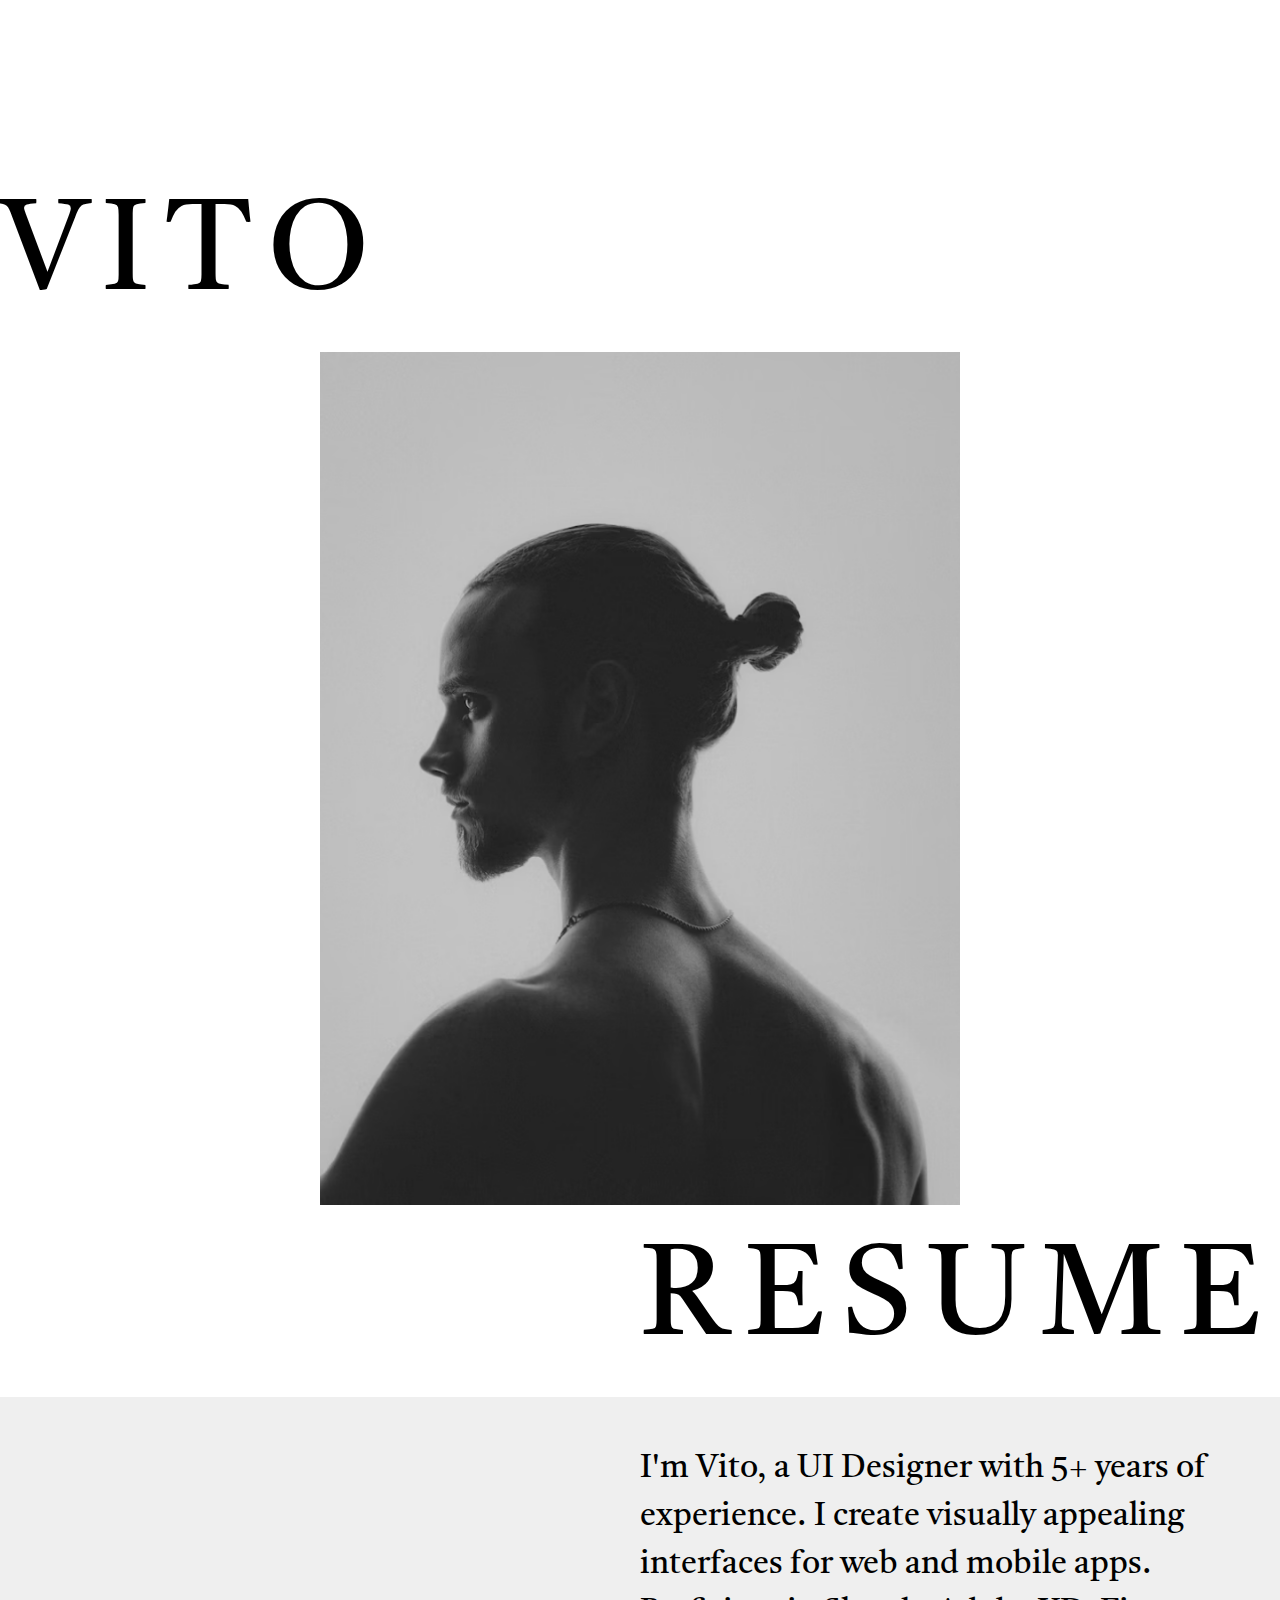
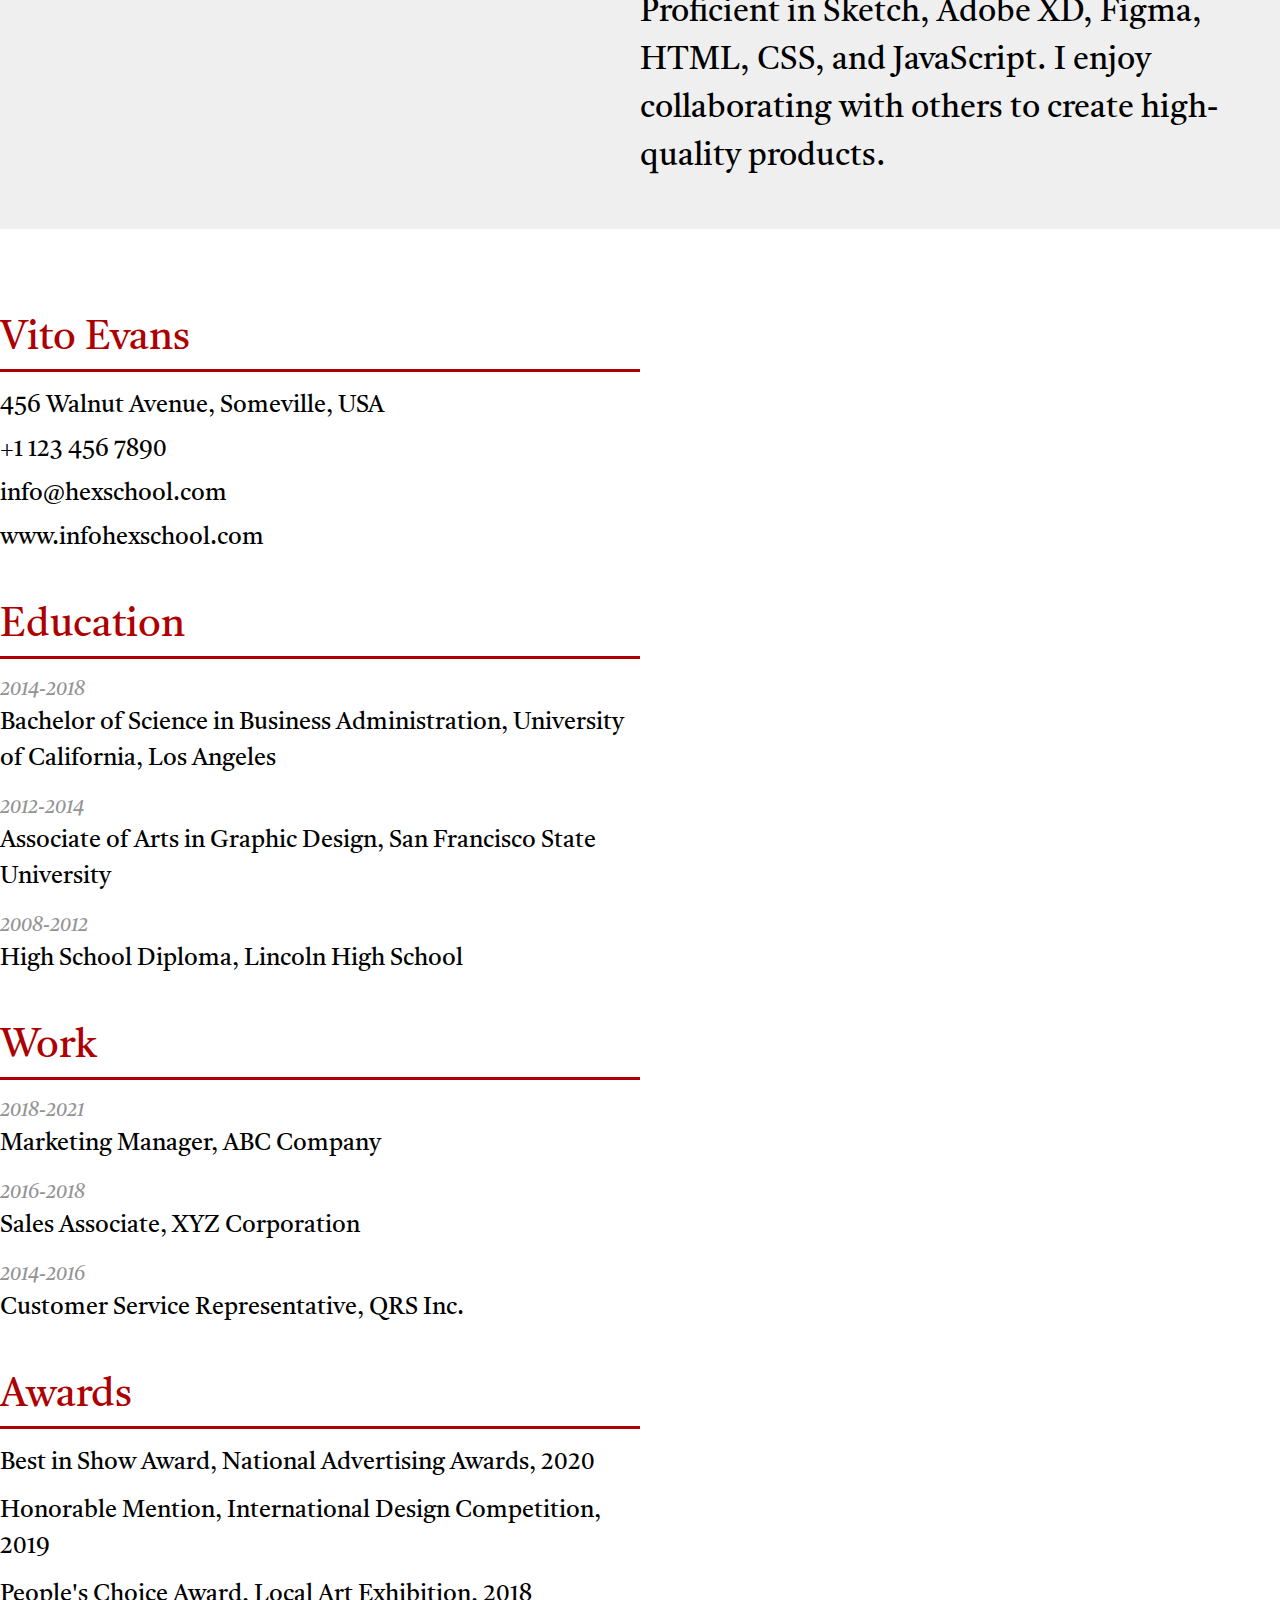
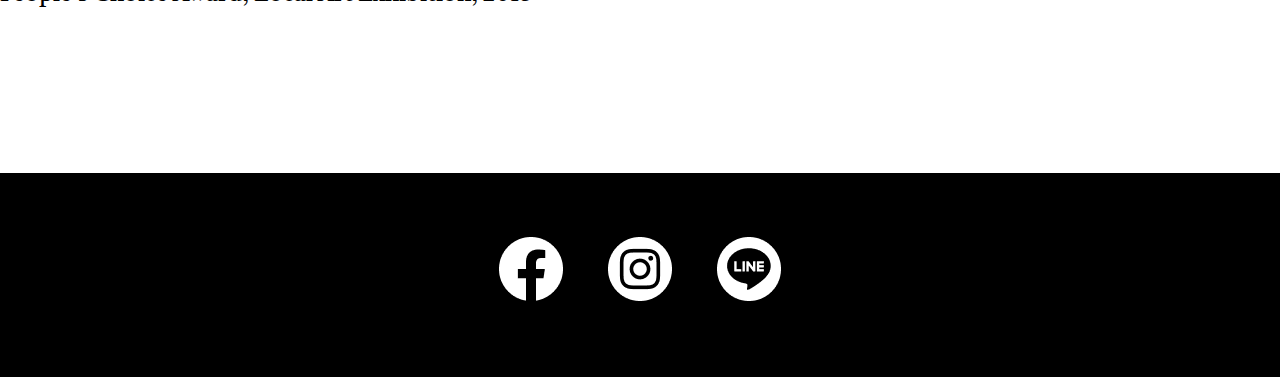
<file: index.html>
<!DOCTYPE html>
<html lang="en">
<head>
    <meta charset="UTF-8">
    <meta name="viewport" content="width=device-width, initial-scale=1.0">
    <title>切版第一週-個人履歷</title>
    <link rel="stylesheet" href="all.css">
    <link rel="preconnect" href="https://fonts.googleapis.com">
    <link href="https://fonts.googleapis.com/css2?family=Castoro:ital@0;1&display=swap" rel="stylesheet">
    <link rel="preconnect" href="https://fonts.gstatic.com" crossorigin>
</head>
<body>
    <header class="container mt-160">
        <h1 class="font-title">VITO</h1>
        <img class="mx-auto w-50" src="img/vito.png" alt="VitoPhoto">
        <h2 class="font-title ml-auto w-50">RESUME</h2>
    </header>
    <section class="bg-gray pt-48 pb-48">
        <div class="container">
            <p class="font-m ml-auto w-50">I'm Vito, a UI Designer with 5+ years of experience. I create visually appealing interfaces for web and mobile apps. Proficient in Sketch, Adobe XD, Figma, HTML, CSS, and JavaScript. I enjoy collaborating with others to create high-quality products.</p>
        </div>
    </section>
    <section class="container mt-80">
        <div class="w-50">
            <h3 class="title">Vito Evans</h3>
            <ul class="mt-16">
                <li><a href="#">456 Walnut Avenue, Someville, USA</a></li>
                <li class="mt-8"><a href="#">+1 123 456 7890</a></li>
                <li class="mt-8"><a href="#">info@hexschool.com</a></li>
                <li class="mt-8"><a href="#">www.infohexschool.com</a></li>
            </ul>
            <h3 class="title mt-40">Education</h3>
            <ul class="mt-16">
                <li>
                    <p class="year">2014-2018</p>
                    <p>Bachelor of Science in Business Administration, University of California, Los Angeles</p>
                </li>
                <li class="mt-16">
                    <p class="year">2012-2014</p>
                    <p>Associate of Arts in Graphic Design, San Francisco State University</p>
                </li>
                <li class="mt-16">
                    <p class="year">2008-2012</p>
                    <p>High School Diploma, Lincoln High School</p>
                </li>
            </ul>
            <h3 class="title mt-40">Work</h3>
            <ul class="mt-16">
                <li>
                    <p class="year">2018-2021</p>
                    <p>Marketing Manager, ABC Company</p>
                </li>
                <li class="mt-16">
                    <p class="year">2016-2018</p>
                    <p>Sales Associate, XYZ Corporation</p>
                </li>
                <li class="mt-16">
                    <p class="year">2014-2016</p>
                    <p>Customer Service Representative, QRS Inc.</p>
                </li>
            </ul>
            <h3 class="title mt-40">Awards</h3>
            <ul class="mt-16">
                <li>Best in Show Award, National Advertising Awards, 2020</li>
                <li class="mt-12">Honorable Mention, International Design Competition, 2019</li>
                <li class="mt-12">People's Choice Award, Local Art Exhibition, 2018</li>
            </ul>
        </div>
    </section>
    <footer class="footer bg-black mt-160">
        <ul>
            <li class="footer-item mr-40"><a href="#"><img src="img/fb.png" alt=""></a></li>
            <li class="footer-item mr-40"><a href="#"><img src="img/instagram.png" alt=""></a></li>
            <li class="footer-item"><a href="#"><img src="img/line.png" alt=""></a></li>
        </ul>
    </footer>
</body>
</html>
</file>
<file: all.css>
/* http://meyerweb.com/eric/tools/css/reset/ 
   v2.0 | 20110126
   License: none (public domain)
*/

html, body, div, span, applet, object, iframe,
h1, h2, h3, h4, h5, h6, p, blockquote, pre,
a, abbr, acronym, address, big, cite, code,
del, dfn, em, img, ins, kbd, q, s, samp,
small, strike, strong, sub, sup, tt, var,
b, u, i, center,
dl, dt, dd, ol, ul, li,
fieldset, form, label, legend,
table, caption, tbody, tfoot, thead, tr, th, td,
article, aside, canvas, details, embed, 
figure, figcaption, footer, header, hgroup, 
menu, nav, output, ruby, section, summary,
time, mark, audio, video {
	margin: 0;
	padding: 0;
	border: 0;
	font-size: 100%;
	font: inherit;
	vertical-align: baseline;
}
/* HTML5 display-role reset for older browsers */
article, aside, details, figcaption, figure, 
footer, header, hgroup, menu, nav, section {
	display: block;
}
body {
	line-height: 1;
}
ol, ul {
	list-style: none;
}
blockquote, q {
	quotes: none;
}
blockquote:before, blockquote:after,
q:before, q:after {
	content: '';
	content: none;
}
table {
	border-collapse: collapse;
	border-spacing: 0;
}

/* base */
* {
    box-sizing: border-box;
}
body {
    font-family: "Castoro", serif;
    line-height: 1.5;
    font-size: 24px;
}
img {
    display: block;
}
a {
    text-decoration: none;
    color: #000;
}
/* utility */
.container{
    max-width: 1296px;
    margin-right: auto;
    margin-left: auto;
}
.w-50 {
    width: 50%;
}
.bg-gray{
    background-color: #EFEFEF;
}
.bg-black{
    background-color: black;
}
.font-title {
    font-size: 128px;
    letter-spacing: 0.12em;
}
.font-m {
    font-size: 32px;
}
.mx-auto {
    margin-right: auto;
    margin-left: auto;
}
.ml-auto {
    margin-left: auto;
}
.mt-160 {
    margin-top: 160px;
}
.mt-80 {
    margin-top: 80px;
}
.mt-40 {
    margin-top: 40px;
}
.mt-16 {
    margin-top: 16px;
}
.mt-12 {
    margin-top: 12px;
}
.mt-8 {
    margin-top: 8px;
}
.mr-40 {
    margin-right: 40px;
}
.pt-48{
    padding-top: 48px;
}
.pb-48{
    padding-bottom: 48px;
}
/* customize */
.title {
    font-size: 40px;
    color: #AE0000;
    border-bottom: solid 3px #AE0000;
}
.year {
    font-size: 20px;
    color: #949494;
    font-style: italic;
}
.footer {
    padding-top: 64px;
    padding-bottom: 64px;
    text-align: center;
}
.footer-item {
    display: inline-block;
}
.footer-item a:hover{
    opacity: 0.8;
}
</file>
